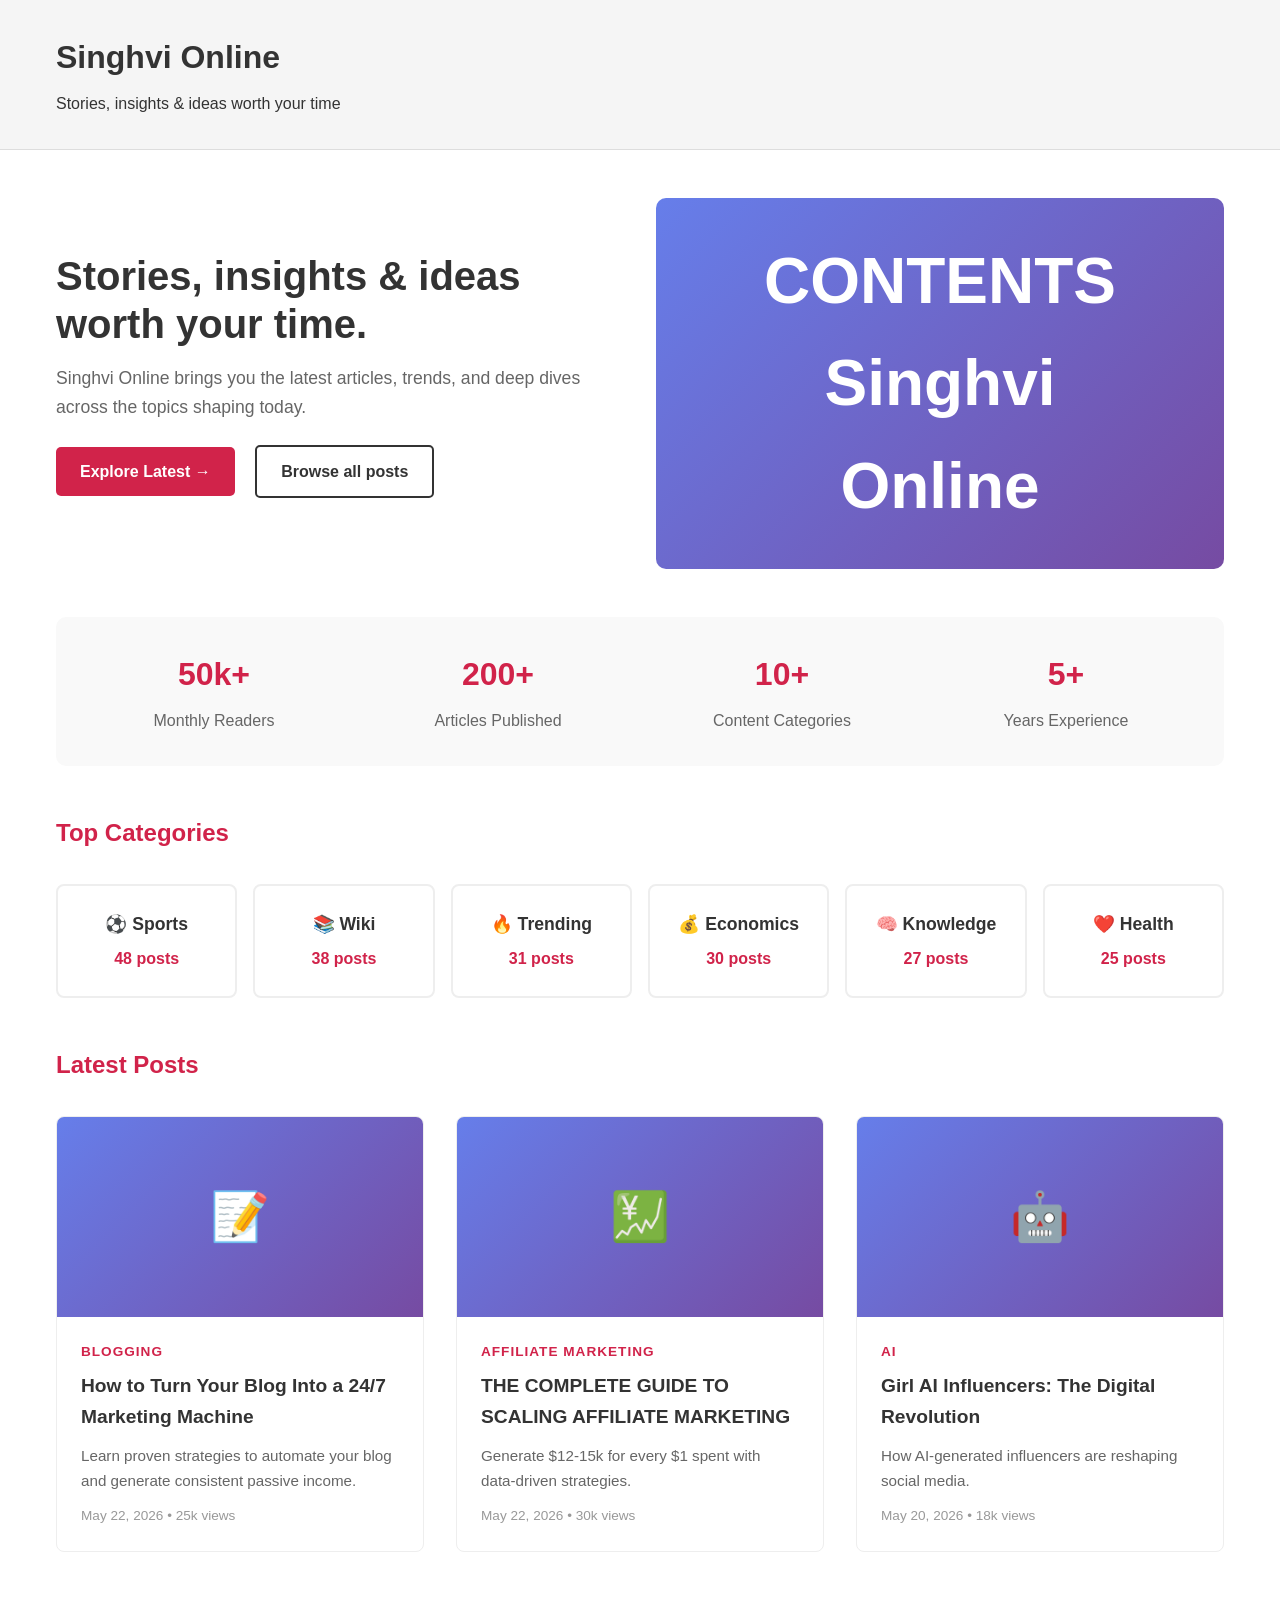
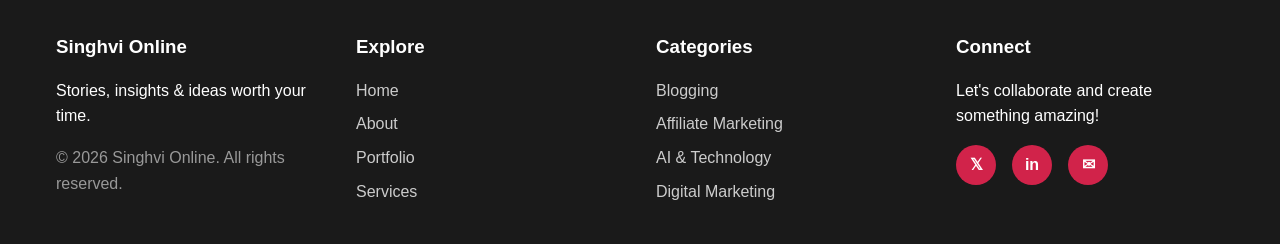
<file: index.html>
<!DOCTYPE html>
<html lang="en">
<head>
    <meta charset="UTF-8">
    <meta name="viewport" content="width=device-width, initial-scale=1.0">
    <title>Singhvi Online - Blogger & Digital Marketer Portfolio</title>
    <style>
        * {
            margin: 0;
            padding: 0;
            box-sizing: border-box;
        }
        body {
            font-family: -apple-system, BlinkMacSystemFont, 'Segoe UI', Roboto, Oxygen, Ubuntu, Cantarell, sans-serif;
            line-height: 1.6;
            color: #333;
        }
        header {
            background: #f5f5f5;
            padding: 2rem 0;
            border-bottom: 1px solid #ddd;
        }
        .container {
            max-width: 1200px;
            margin: 0 auto;
            padding: 0 1rem;
        }
        h1 {
            font-size: 2rem;
            margin-bottom: 0.5rem;
        }
        h2 {
            font-size: 1.5rem;
            margin: 1.5rem 0 1rem 0;
            color: #d1234a;
        }
        .hero {
            display: grid;
            grid-template-columns: 1fr 1fr;
            gap: 2rem;
            align-items: center;
            margin: 3rem 0;
        }
        .hero-text h1 {
            font-size: 2.5rem;
            margin-bottom: 1rem;
            line-height: 1.2;
        }
        .hero-text p {
            font-size: 1.1rem;
            color: #666;
            margin-bottom: 1.5rem;
        }
        .btn {
            display: inline-block;
            padding: 0.75rem 1.5rem;
            margin-right: 1rem;
            margin-bottom: 1rem;
            border-radius: 5px;
            text-decoration: none;
            font-weight: 600;
            transition: all 0.3s ease;
        }
        .btn-primary {
            background: #d1234a;
            color: white;
        }
        .btn-primary:hover {
            background: #a81b38;
            transform: translateY(-2px);
        }
        .btn-secondary {
            background: white;
            color: #333;
            border: 2px solid #333;
        }
        .btn-secondary:hover {
            background: #333;
            color: white;
        }
        .hero-image {
            background: linear-gradient(135deg, #667eea 0%, #764ba2 100%);
            border-radius: 10px;
            padding: 2rem;
            color: white;
            display: flex;
            align-items: center;
            justify-content: center;
            font-size: 4rem;
            font-weight: bold;
            text-align: center;
        }
        .stats {
            display: grid;
            grid-template-columns: repeat(auto-fit, minmax(200px, 1fr));
            gap: 2rem;
            margin: 3rem 0;
            padding: 2rem;
            background: #f9f9f9;
            border-radius: 10px;
        }
        .stat-item {
            text-align: center;
        }
        .stat-number {
            font-size: 2rem;
            font-weight: bold;
            color: #d1234a;
        }
        .stat-label {
            color: #666;
            margin-top: 0.5rem;
        }
        .categories {
            display: grid;
            grid-template-columns: repeat(auto-fit, minmax(150px, 1fr));
            gap: 1rem;
            margin: 2rem 0;
        }
        .category-box {
            background: white;
            border: 2px solid #eee;
            padding: 1.5rem;
            border-radius: 8px;
            text-align: center;
            transition: all 0.3s ease;
        }
        .category-box:hover {
            border-color: #d1234a;
            box-shadow: 0 5px 15px rgba(0,0,0,0.1);
        }
        .category-box h3 {
            font-size: 1.1rem;
            margin-bottom: 0.5rem;
        }
        .category-box .count {
            color: #d1234a;
            font-weight: bold;
        }
        .articles {
            margin: 3rem 0;
        }
        .article-grid {
            display: grid;
            grid-template-columns: repeat(auto-fit, minmax(300px, 1fr));
            gap: 2rem;
            margin: 2rem 0;
        }
        .article-card {
            background: white;
            border: 1px solid #eee;
            border-radius: 8px;
            overflow: hidden;
            transition: all 0.3s ease;
        }
        .article-card:hover {
            box-shadow: 0 10px 30px rgba(0,0,0,0.1);
            transform: translateY(-5px);
        }
        .article-image {
            height: 200px;
            background: linear-gradient(135deg, #667eea 0%, #764ba2 100%);
            display: flex;
            align-items: center;
            justify-content: center;
            color: white;
            font-size: 3rem;
        }
        .article-content {
            padding: 1.5rem;
        }
        .article-category {
            color: #d1234a;
            font-size: 0.85rem;
            font-weight: bold;
            text-transform: uppercase;
            letter-spacing: 1px;
        }
        .article-title {
            font-size: 1.2rem;
            margin: 0.5rem 0;
            color: #333;
        }
        .article-excerpt {
            color: #666;
            font-size: 0.95rem;
            margin: 0.75rem 0;
        }
        .article-meta {
            font-size: 0.85rem;
            color: #999;
        }
        footer {
            background: #1a1a1a;
            color: white;
            padding: 2rem 0;
            margin-top: 3rem;
        }
        .footer-content {
            display: grid;
            grid-template-columns: repeat(auto-fit, minmax(250px, 1fr));
            gap: 2rem;
        }
        footer h3 {
            margin-bottom: 1rem;
        }
        footer a {
            color: #ccc;
            text-decoration: none;
            transition: color 0.3s ease;
        }
        footer a:hover {
            color: #d1234a;
        }
        footer ul {
            list-style: none;
        }
        footer li {
            margin-bottom: 0.5rem;
        }
        .social-links {
            display: flex;
            gap: 1rem;
            margin-top: 1rem;
        }
        .social-links a {
            display: inline-flex;
            align-items: center;
            justify-content: center;
            width: 40px;
            height: 40px;
            background: #d1234a;
            border-radius: 50%;
            color: white;
            font-weight: bold;
        }
        @media (max-width: 768px) {
            .hero {
                grid-template-columns: 1fr;
            }
            .hero-text h1 {
                font-size: 2rem;
            }
            .hero-image {
                font-size: 2rem;
                height: 250px;
            }
        }
    </style>
</head>
<body>
    <header>
        <div class="container">
            <h1>Singhvi Online</h1>
            <p>Stories, insights & ideas worth your time</p>
        </div>
    </header>

    <main>
        <div class="container">
            <!-- Hero Section -->
            <section class="hero">
                <div class="hero-text">
                    <h1>Stories, insights & ideas worth your time.</h1>
                    <p>Singhvi Online brings you the latest articles, trends, and deep dives across the topics shaping today.</p>
                    <a href="#articles" class="btn btn-primary">Explore Latest →</a>
                    <a href="#" class="btn btn-secondary">Browse all posts</a>
                </div>
                <div class="hero-image">
                    CONTENTS<br>Singhvi<br>Online
                </div>
            </section>

            <!-- Stats -->
            <section class="stats">
                <div class="stat-item">
                    <div class="stat-number">50k+</div>
                    <div class="stat-label">Monthly Readers</div>
                </div>
                <div class="stat-item">
                    <div class="stat-number">200+</div>
                    <div class="stat-label">Articles Published</div>
                </div>
                <div class="stat-item">
                    <div class="stat-number">10+</div>
                    <div class="stat-label">Content Categories</div>
                </div>
                <div class="stat-item">
                    <div class="stat-number">5+</div>
                    <div class="stat-label">Years Experience</div>
                </div>
            </section>

            <!-- Categories -->
            <h2>Top Categories</h2>
            <div class="categories">
                <div class="category-box">
                    <h3>⚽ Sports</h3>
                    <div class="count">48 posts</div>
                </div>
                <div class="category-box">
                    <h3>📚 Wiki</h3>
                    <div class="count">38 posts</div>
                </div>
                <div class="category-box">
                    <h3>🔥 Trending</h3>
                    <div class="count">31 posts</div>
                </div>
                <div class="category-box">
                    <h3>💰 Economics</h3>
                    <div class="count">30 posts</div>
                </div>
                <div class="category-box">
                    <h3>🧠 Knowledge</h3>
                    <div class="count">27 posts</div>
                </div>
                <div class="category-box">
                    <h3>❤️ Health</h3>
                    <div class="count">25 posts</div>
                </div>
            </div>

            <!-- Articles -->
            <section class="articles" id="articles">
                <h2>Latest Posts</h2>
                <div class="article-grid">
                    <article class="article-card">
                        <div class="article-image">📝</div>
                        <div class="article-content">
                            <div class="article-category">Blogging</div>
                            <h3 class="article-title">How to Turn Your Blog Into a 24/7 Marketing Machine</h3>
                            <p class="article-excerpt">Learn proven strategies to automate your blog and generate consistent passive income.</p>
                            <div class="article-meta">May 22, 2026 • 25k views</div>
                        </div>
                    </article>
                    <article class="article-card">
                        <div class="article-image">💹</div>
                        <div class="article-content">
                            <div class="article-category">Affiliate Marketing</div>
                            <h3 class="article-title">THE COMPLETE GUIDE TO SCALING AFFILIATE MARKETING</h3>
                            <p class="article-excerpt">Generate $12-15k for every $1 spent with data-driven strategies.</p>
                            <div class="article-meta">May 22, 2026 • 30k views</div>
                        </div>
                    </article>
                    <article class="article-card">
                        <div class="article-image">🤖</div>
                        <div class="article-content">
                            <div class="article-category">AI</div>
                            <h3 class="article-title">Girl AI Influencers: The Digital Revolution</h3>
                            <p class="article-excerpt">How AI-generated influencers are reshaping social media.</p>
                            <div class="article-meta">May 20, 2026 • 18k views</div>
                        </div>
                    </article>
                </div>
            </section>
        </div>
    </main>

    <footer>
        <div class="container">
            <div class="footer-content">
                <div>
                    <h3>Singhvi Online</h3>
                    <p>Stories, insights & ideas worth your time.</p>
                    <p style="margin-top: 1rem; color: #999;">© 2026 Singhvi Online. All rights reserved.</p>
                </div>
                <div>
                    <h3>Explore</h3>
                    <ul>
                        <li><a href="#">Home</a></li>
                        <li><a href="ABOUT.md">About</a></li>
                        <li><a href="PORTFOLIO.md">Portfolio</a></li>
                        <li><a href="SERVICES.md">Services</a></li>
                    </ul>
                </div>
                <div>
                    <h3>Categories</h3>
                    <ul>
                        <li><a href="#">Blogging</a></li>
                        <li><a href="#">Affiliate Marketing</a></li>
                        <li><a href="#">AI & Technology</a></li>
                        <li><a href="#">Digital Marketing</a></li>
                    </ul>
                </div>
                <div>
                    <h3>Connect</h3>
                    <p>Let's collaborate and create something amazing!</p>
                    <div class="social-links">
                        <a href="https://twitter.com/itssinghvionline" title="Twitter">𝕏</a>
                        <a href="https://linkedin.com/in/rohitsinghvi" title="LinkedIn">in</a>
                        <a href="mailto:contact@singhvionline.com" title="Email">✉</a>
                    </div>
                </div>
            </div>
        </div>
    </footer>
</body>
</html>
</file>
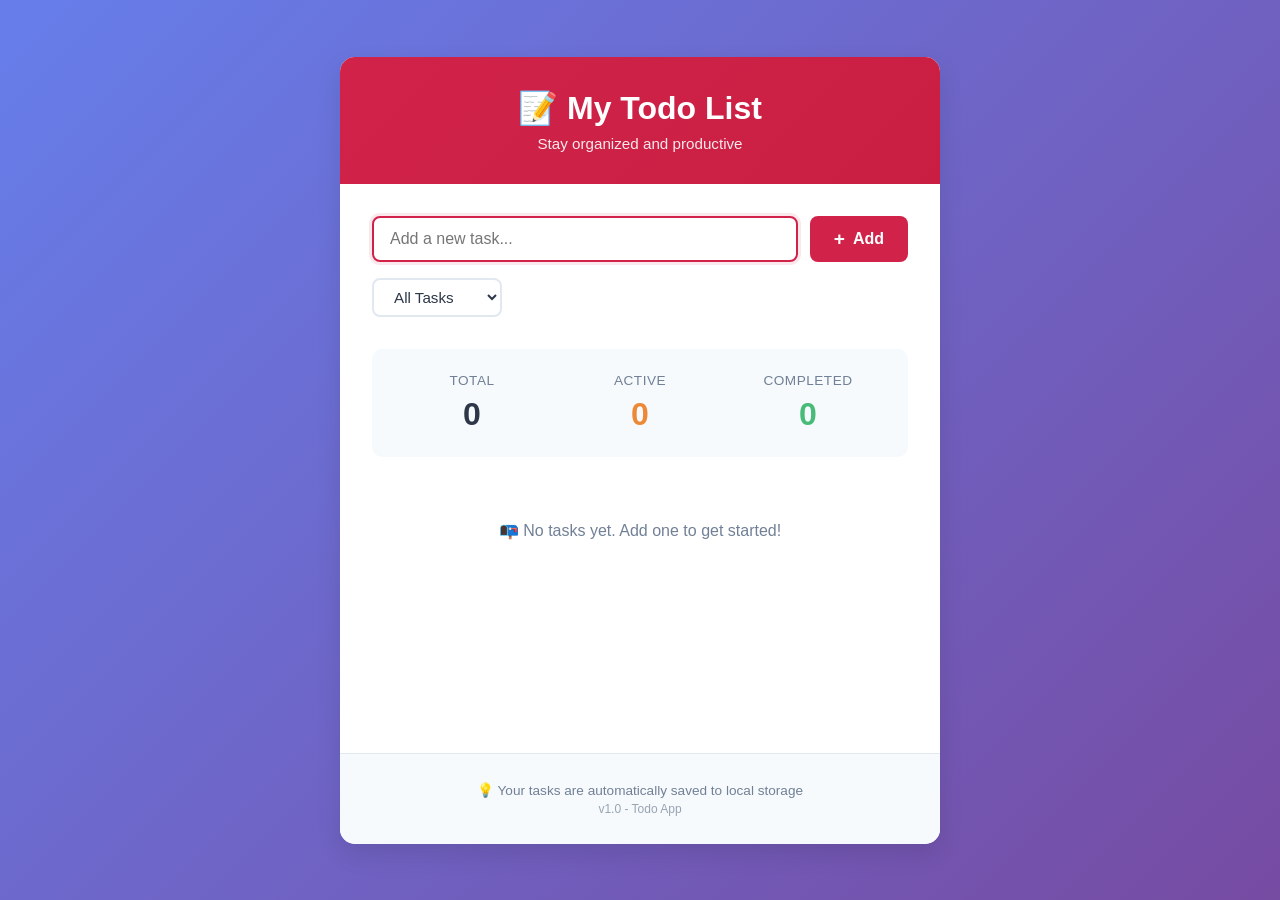
<file: todo-app/index.html>
<!DOCTYPE html>
<html lang="en">
<head>
    <meta charset="UTF-8">
    <meta name="viewport" content="width=device-width, initial-scale=1.0">
    <title>Todo List App - Local Storage</title>
    <link rel="stylesheet" href="styles.css">
</head>
<body>
    <div class="container">
        <header>
            <h1>📝 My Todo List</h1>
            <p class="subtitle">Stay organized and productive</p>
        </header>

        <main>
            <!-- Input Section -->
            <section class="input-section">
                <div class="input-wrapper">
                    <input 
                        type="text" 
                        id="todoInput" 
                        class="todo-input" 
                        placeholder="Add a new task..."
                        autocomplete="off"
                    >
                    <button id="addBtn" class="add-btn">
                        <span class="plus-icon">+</span> Add
                    </button>
                </div>
                <div class="input-options">
                    <select id="filterSelect" class="filter-select">
                        <option value="all">All Tasks</option>
                        <option value="active">Active</option>
                        <option value="completed">Completed</option>
                    </select>
                </div>
            </section>

            <!-- Stats Section -->
            <section class="stats-section">
                <div class="stat">
                    <span class="stat-label">Total</span>
                    <span class="stat-value" id="totalCount">0</span>
                </div>
                <div class="stat">
                    <span class="stat-label">Active</span>
                    <span class="stat-value active" id="activeCount">0</span>
                </div>
                <div class="stat">
                    <span class="stat-label">Completed</span>
                    <span class="stat-value completed" id="completedCount">0</span>
                </div>
            </section>

            <!-- Todo List Section -->
            <section class="todos-section">
                <ul id="todoList" class="todo-list">
                    <!-- Todos will be added here by JavaScript -->
                </ul>
                <div id="emptyState" class="empty-state">
                    <p>📭 No tasks yet. Add one to get started!</p>
                </div>
            </section>

            <!-- Action Buttons -->
            <section class="action-buttons">
                <button id="clearCompletedBtn" class="btn btn-secondary" style="display: none;">
                    🗑️ Clear Completed
                </button>
                <button id="clearAllBtn" class="btn btn-danger" style="display: none;">
                    ⚠️ Clear All
                </button>
            </section>
        </main>

        <footer>
            <p>💡 Your tasks are automatically saved to local storage</p>
            <p class="version">v1.0 - Todo App</p>
        </footer>
    </div>

    <script src="script.js"></script>
</body>
</html>
</file>
<file: todo-app/styles.css>
* {
    margin: 0;
    padding: 0;
    box-sizing: border-box;
}

:root {
    --primary-color: #d1234a;
    --secondary-color: #667eea;
    --success-color: #48bb78;
    --warning-color: #ed8936;
    --danger-color: #f56565;
    --light-bg: #f7fafc;
    --border-color: #e2e8f0;
    --text-color: #2d3748;
    --text-light: #718096;
    --shadow: 0 4px 6px rgba(0, 0, 0, 0.1);
    --shadow-lg: 0 10px 25px rgba(0, 0, 0, 0.1);
}

body {
    font-family: -apple-system, BlinkMacSystemFont, 'Segoe UI', Roboto, Oxygen, Ubuntu, Cantarell, sans-serif;
    background: linear-gradient(135deg, #667eea 0%, #764ba2 100%);
    min-height: 100vh;
    display: flex;
    align-items: center;
    justify-content: center;
    padding: 1rem;
}

.container {
    width: 100%;
    max-width: 600px;
    background: white;
    border-radius: 15px;
    box-shadow: var(--shadow-lg);
    overflow: hidden;
    animation: slideUp 0.5s ease-out;
}

@keyframes slideUp {
    from {
        opacity: 0;
        transform: translateY(20px);
    }
    to {
        opacity: 1;
        transform: translateY(0);
    }
}

header {
    background: linear-gradient(135deg, var(--primary-color) 0%, #c91e42 100%);
    color: white;
    padding: 2rem;
    text-align: center;
}

header h1 {
    font-size: 2rem;
    margin-bottom: 0.5rem;
}

.subtitle {
    opacity: 0.9;
    font-size: 0.95rem;
}

main {
    padding: 2rem;
}

/* Input Section */
.input-section {
    margin-bottom: 2rem;
}

.input-wrapper {
    display: flex;
    gap: 0.75rem;
    margin-bottom: 1rem;
}

.todo-input {
    flex: 1;
    padding: 0.75rem 1rem;
    border: 2px solid var(--border-color);
    border-radius: 8px;
    font-size: 1rem;
    transition: all 0.3s ease;
}

.todo-input:focus {
    outline: none;
    border-color: var(--primary-color);
    box-shadow: 0 0 0 3px rgba(209, 35, 74, 0.1);
}

.add-btn {
    padding: 0.75rem 1.5rem;
    background: var(--primary-color);
    color: white;
    border: none;
    border-radius: 8px;
    font-size: 1rem;
    font-weight: 600;
    cursor: pointer;
    transition: all 0.3s ease;
    display: flex;
    align-items: center;
    gap: 0.5rem;
}

.add-btn:hover {
    background: #c91e42;
    transform: translateY(-2px);
    box-shadow: 0 5px 15px rgba(209, 35, 74, 0.3);
}

.add-btn:active {
    transform: translateY(0);
}

.plus-icon {
    font-size: 1.2rem;
}

.input-options {
    display: flex;
    gap: 1rem;
}

.filter-select {
    padding: 0.5rem 1rem;
    border: 2px solid var(--border-color);
    border-radius: 8px;
    font-size: 0.95rem;
    cursor: pointer;
    background: white;
    color: var(--text-color);
    transition: all 0.3s ease;
}

.filter-select:hover {
    border-color: var(--secondary-color);
}

.filter-select:focus {
    outline: none;
    border-color: var(--primary-color);
}

/* Stats Section */
.stats-section {
    display: grid;
    grid-template-columns: repeat(3, 1fr);
    gap: 1rem;
    margin-bottom: 2rem;
    padding: 1.5rem;
    background: var(--light-bg);
    border-radius: 10px;
}

.stat {
    text-align: center;
}

.stat-label {
    display: block;
    font-size: 0.85rem;
    color: var(--text-light);
    text-transform: uppercase;
    letter-spacing: 0.5px;
    margin-bottom: 0.5rem;
}

.stat-value {
    display: block;
    font-size: 2rem;
    font-weight: 700;
    color: var(--text-color);
}

.stat-value.active {
    color: var(--warning-color);
}

.stat-value.completed {
    color: var(--success-color);
}

/* Todos Section */
.todos-section {
    margin-bottom: 2rem;
    min-height: 200px;
}

.todo-list {
    list-style: none;
}

.todo-item {
    display: flex;
    align-items: center;
    gap: 1rem;
    padding: 1rem;
    margin-bottom: 0.75rem;
    background: var(--light-bg);
    border-radius: 8px;
    transition: all 0.3s ease;
    animation: fadeIn 0.3s ease-out;
}

@keyframes fadeIn {
    from {
        opacity: 0;
        transform: translateX(-10px);
    }
    to {
        opacity: 1;
        transform: translateX(0);
    }
}

.todo-item:hover {
    background: #edf2f7;
    transform: translateX(4px);
}

.todo-item.completed {
    opacity: 0.6;
}

.todo-item.completed .todo-text {
    text-decoration: line-through;
    color: var(--text-light);
}

.checkbox {
    width: 24px;
    height: 24px;
    cursor: pointer;
    accent-color: var(--success-color);
}

.todo-text {
    flex: 1;
    color: var(--text-color);
    font-size: 1rem;
    word-break: break-word;
}

.todo-actions {
    display: flex;
    gap: 0.5rem;
}

.btn-icon {
    width: 32px;
    height: 32px;
    border: none;
    border-radius: 6px;
    cursor: pointer;
    font-size: 1.1rem;
    transition: all 0.3s ease;
    display: flex;
    align-items: center;
    justify-content: center;
    background: transparent;
}

.btn-edit {
    color: var(--secondary-color);
}

.btn-edit:hover {
    background: rgba(102, 126, 234, 0.1);
    transform: scale(1.1);
}

.btn-delete {
    color: var(--danger-color);
}

.btn-delete:hover {
    background: rgba(245, 101, 101, 0.1);
    transform: scale(1.1);
}

/* Empty State */
.empty-state {
    text-align: center;
    padding: 2rem 1rem;
    color: var(--text-light);
    display: none;
}

.empty-state.show {
    display: block;
    animation: fadeIn 0.3s ease-out;
}

/* Action Buttons */
.action-buttons {
    display: flex;
    gap: 1rem;
    flex-wrap: wrap;
}

.btn {
    flex: 1;
    padding: 0.75rem 1.5rem;
    border: none;
    border-radius: 8px;
    font-size: 0.95rem;
    font-weight: 600;
    cursor: pointer;
    transition: all 0.3s ease;
    min-width: 150px;
}

.btn-secondary {
    background: var(--secondary-color);
    color: white;
}

.btn-secondary:hover {
    background: #5568d3;
    transform: translateY(-2px);
}

.btn-danger {
    background: var(--danger-color);
    color: white;
}

.btn-danger:hover {
    background: #e53e3e;
    transform: translateY(-2px);
}

.btn:disabled {
    opacity: 0.5;
    cursor: not-allowed;
    transform: none !important;
}

/* Footer */
footer {
    background: var(--light-bg);
    padding: 1.5rem 2rem;
    text-align: center;
    border-top: 1px solid var(--border-color);
}

footer p {
    font-size: 0.85rem;
    color: var(--text-light);
    margin: 0.25rem 0;
}

.version {
    font-size: 0.75rem;
    opacity: 0.7;
}

/* Edit Mode */
.edit-mode {
    display: flex !important;
    gap: 0.5rem;
    align-items: center;
}

.edit-input {
    flex: 1;
    padding: 0.5rem 0.75rem;
    border: 2px solid var(--primary-color);
    border-radius: 6px;
    font-size: 0.95rem;
}

.edit-input:focus {
    outline: none;
}

.btn-save {
    padding: 0.5rem 1rem;
    background: var(--success-color);
    color: white;
    border: none;
    border-radius: 6px;
    cursor: pointer;
    font-weight: 600;
    transition: all 0.3s ease;
}

.btn-save:hover {
    background: #38a169;
}

.btn-cancel {
    padding: 0.5rem 1rem;
    background: #cbd5e0;
    color: var(--text-color);
    border: none;
    border-radius: 6px;
    cursor: pointer;
    font-weight: 600;
    transition: all 0.3s ease;
}

.btn-cancel:hover {
    background: #a0aec0;
}

/* Priority Badge */
.priority-badge {
    display: inline-block;
    padding: 0.25rem 0.75rem;
    border-radius: 20px;
    font-size: 0.75rem;
    font-weight: 600;
    text-transform: uppercase;
    letter-spacing: 0.5px;
    margin-left: 0.5rem;
}

.priority-high {
    background: rgba(245, 101, 101, 0.2);
    color: var(--danger-color);
}

.priority-medium {
    background: rgba(237, 137, 54, 0.2);
    color: var(--warning-color);
}

.priority-low {
    background: rgba(72, 187, 120, 0.2);
    color: var(--success-color);
}

/* Responsive Design */
@media (max-width: 600px) {
    .container {
        border-radius: 10px;
    }

    header {
        padding: 1.5rem 1rem;
    }

    header h1 {
        font-size: 1.5rem;
    }

    main {
        padding: 1.5rem 1rem;
    }

    .input-wrapper {
        flex-direction: column;
    }

    .add-btn {
        width: 100%;
    }

    .stats-section {
        grid-template-columns: 1fr;
        gap: 0.75rem;
        padding: 1rem;
    }

    .todo-item {
        padding: 0.75rem;
    }

    .btn {
        min-width: auto;
        font-size: 0.9rem;
        padding: 0.6rem 1rem;
    }

    .action-buttons {
        flex-direction: column;
    }
}
</file>
